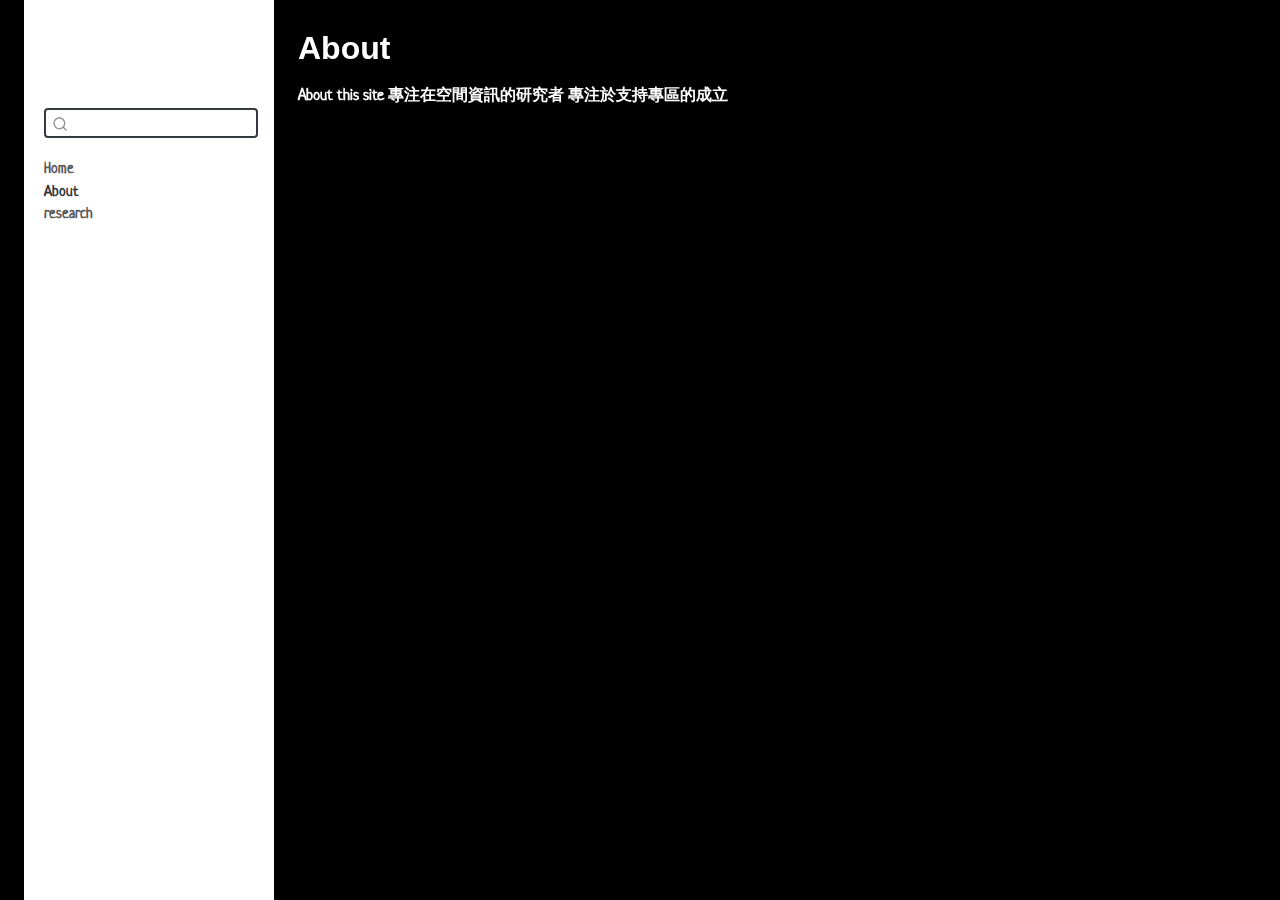
<file: docs/about.html>
<!DOCTYPE html>
<html xmlns="http://www.w3.org/1999/xhtml" lang="en" xml:lang="en"><head>

<meta charset="utf-8">
<meta name="generator" content="quarto-1.7.28">

<meta name="viewport" content="width=device-width, initial-scale=1.0, user-scalable=yes">


<title>About – Hoomie studio สิ่งอำนวยความสะดวกการนวด</title>
<style>
code{white-space: pre-wrap;}
span.smallcaps{font-variant: small-caps;}
div.columns{display: flex; gap: min(4vw, 1.5em);}
div.column{flex: auto; overflow-x: auto;}
div.hanging-indent{margin-left: 1.5em; text-indent: -1.5em;}
ul.task-list{list-style: none;}
ul.task-list li input[type="checkbox"] {
  width: 0.8em;
  margin: 0 0.8em 0.2em -1em; /* quarto-specific, see https://github.com/quarto-dev/quarto-cli/issues/4556 */ 
  vertical-align: middle;
}
</style>


<script src="site_libs/quarto-nav/quarto-nav.js"></script>
<script src="site_libs/quarto-nav/headroom.min.js"></script>
<script src="site_libs/clipboard/clipboard.min.js"></script>
<script src="site_libs/quarto-search/autocomplete.umd.js"></script>
<script src="site_libs/quarto-search/fuse.min.js"></script>
<script src="site_libs/quarto-search/quarto-search.js"></script>
<meta name="quarto:offset" content="./">
<script src="site_libs/quarto-html/quarto.js" type="module"></script>
<script src="site_libs/quarto-html/tabsets/tabsets.js" type="module"></script>
<script src="site_libs/quarto-html/popper.min.js"></script>
<script src="site_libs/quarto-html/tippy.umd.min.js"></script>
<script src="site_libs/quarto-html/anchor.min.js"></script>
<link href="site_libs/quarto-html/tippy.css" rel="stylesheet">
<link href="site_libs/quarto-html/quarto-syntax-highlighting-dark-c8b544e1eab81f7563542c0a8b71d1e9.css" rel="stylesheet" id="quarto-text-highlighting-styles">
<script src="site_libs/bootstrap/bootstrap.min.js"></script>
<link href="site_libs/bootstrap/bootstrap-icons.css" rel="stylesheet">
<link href="site_libs/bootstrap/bootstrap-11dbfd0bfe33665aaafd81d66d9cd738.min.css" rel="stylesheet" append-hash="true" id="quarto-bootstrap" data-mode="dark">
<script id="quarto-search-options" type="application/json">{
  "location": "sidebar",
  "copy-button": false,
  "collapse-after": 3,
  "panel-placement": "start",
  "type": "textbox",
  "limit": 50,
  "keyboard-shortcut": [
    "f",
    "/",
    "s"
  ],
  "show-item-context": false,
  "language": {
    "search-no-results-text": "No results",
    "search-matching-documents-text": "matching documents",
    "search-copy-link-title": "Copy link to search",
    "search-hide-matches-text": "Hide additional matches",
    "search-more-match-text": "more match in this document",
    "search-more-matches-text": "more matches in this document",
    "search-clear-button-title": "Clear",
    "search-text-placeholder": "",
    "search-detached-cancel-button-title": "Cancel",
    "search-submit-button-title": "Submit",
    "search-label": "Search"
  }
}</script>


<link rel="stylesheet" href="styles.css">
</head>

<body class="nav-sidebar floating quarto-light">

<div id="quarto-search-results"></div>
  <header id="quarto-header" class="headroom fixed-top">
  <nav class="quarto-secondary-nav">
    <div class="container-fluid d-flex">
      <button type="button" class="quarto-btn-toggle btn" data-bs-toggle="collapse" role="button" data-bs-target=".quarto-sidebar-collapse-item" aria-controls="quarto-sidebar" aria-expanded="false" aria-label="Toggle sidebar navigation" onclick="if (window.quartoToggleHeadroom) { window.quartoToggleHeadroom(); }">
        <i class="bi bi-layout-text-sidebar-reverse"></i>
      </button>
        <nav class="quarto-page-breadcrumbs" aria-label="breadcrumb"><ol class="breadcrumb"><li class="breadcrumb-item"><a href="./about.html">About</a></li></ol></nav>
        <a class="flex-grow-1" role="navigation" data-bs-toggle="collapse" data-bs-target=".quarto-sidebar-collapse-item" aria-controls="quarto-sidebar" aria-expanded="false" aria-label="Toggle sidebar navigation" onclick="if (window.quartoToggleHeadroom) { window.quartoToggleHeadroom(); }">      
        </a>
      <button type="button" class="btn quarto-search-button" aria-label="Search" onclick="window.quartoOpenSearch();">
        <i class="bi bi-search"></i>
      </button>
    </div>
  </nav>
</header>
<!-- content -->
<div id="quarto-content" class="quarto-container page-columns page-rows-contents page-layout-article">
<!-- sidebar -->
  <nav id="quarto-sidebar" class="sidebar collapse collapse-horizontal quarto-sidebar-collapse-item sidebar-navigation floating overflow-auto">
    <div class="pt-lg-2 mt-2 text-left sidebar-header">
    <div class="sidebar-title mb-0 py-0">
      <a href="./">Hoomie studio สิ่งอำนวยความสะดวกการนวด</a> 
    </div>
      </div>
        <div class="mt-2 flex-shrink-0 align-items-center">
        <div class="sidebar-search">
        <div id="quarto-search" class="" title="Search"></div>
        </div>
        </div>
    <div class="sidebar-menu-container"> 
    <ul class="list-unstyled mt-1">
        <li class="sidebar-item">
  <div class="sidebar-item-container"> 
  <a href="./index.html" class="sidebar-item-text sidebar-link">
 <span class="menu-text">Home</span></a>
  </div>
</li>
        <li class="sidebar-item">
  <div class="sidebar-item-container"> 
  <a href="./about.html" class="sidebar-item-text sidebar-link active">
 <span class="menu-text">About</span></a>
  </div>
</li>
        <li class="sidebar-item">
  <div class="sidebar-item-container"> 
  <a href="./research.html" class="sidebar-item-text sidebar-link">
 <span class="menu-text">research</span></a>
  </div>
</li>
    </ul>
    </div>
</nav>
<div id="quarto-sidebar-glass" class="quarto-sidebar-collapse-item" data-bs-toggle="collapse" data-bs-target=".quarto-sidebar-collapse-item"></div>
<!-- margin-sidebar -->
    <div id="quarto-margin-sidebar" class="sidebar margin-sidebar zindex-bottom">
        
    </div>
<!-- main -->
<main class="content" id="quarto-document-content">

<header id="title-block-header" class="quarto-title-block default">
<div class="quarto-title">
<h1 class="title">About</h1>
</div>



<div class="quarto-title-meta">

    
  
    
  </div>
  


</header>


<p>About this site 專注在空間資訊的研究者 專注於支持專區的成立</p>



</main> <!-- /main -->
<script id="quarto-html-after-body" type="application/javascript">
  window.document.addEventListener("DOMContentLoaded", function (event) {
    const icon = "";
    const anchorJS = new window.AnchorJS();
    anchorJS.options = {
      placement: 'right',
      icon: icon
    };
    anchorJS.add('.anchored');
    const isCodeAnnotation = (el) => {
      for (const clz of el.classList) {
        if (clz.startsWith('code-annotation-')) {                     
          return true;
        }
      }
      return false;
    }
    const onCopySuccess = function(e) {
      // button target
      const button = e.trigger;
      // don't keep focus
      button.blur();
      // flash "checked"
      button.classList.add('code-copy-button-checked');
      var currentTitle = button.getAttribute("title");
      button.setAttribute("title", "Copied!");
      let tooltip;
      if (window.bootstrap) {
        button.setAttribute("data-bs-toggle", "tooltip");
        button.setAttribute("data-bs-placement", "left");
        button.setAttribute("data-bs-title", "Copied!");
        tooltip = new bootstrap.Tooltip(button, 
          { trigger: "manual", 
            customClass: "code-copy-button-tooltip",
            offset: [0, -8]});
        tooltip.show();    
      }
      setTimeout(function() {
        if (tooltip) {
          tooltip.hide();
          button.removeAttribute("data-bs-title");
          button.removeAttribute("data-bs-toggle");
          button.removeAttribute("data-bs-placement");
        }
        button.setAttribute("title", currentTitle);
        button.classList.remove('code-copy-button-checked');
      }, 1000);
      // clear code selection
      e.clearSelection();
    }
    const getTextToCopy = function(trigger) {
        const codeEl = trigger.previousElementSibling.cloneNode(true);
        for (const childEl of codeEl.children) {
          if (isCodeAnnotation(childEl)) {
            childEl.remove();
          }
        }
        return codeEl.innerText;
    }
    const clipboard = new window.ClipboardJS('.code-copy-button:not([data-in-quarto-modal])', {
      text: getTextToCopy
    });
    clipboard.on('success', onCopySuccess);
    if (window.document.getElementById('quarto-embedded-source-code-modal')) {
      const clipboardModal = new window.ClipboardJS('.code-copy-button[data-in-quarto-modal]', {
        text: getTextToCopy,
        container: window.document.getElementById('quarto-embedded-source-code-modal')
      });
      clipboardModal.on('success', onCopySuccess);
    }
      var localhostRegex = new RegExp(/^(?:http|https):\/\/localhost\:?[0-9]*\//);
      var mailtoRegex = new RegExp(/^mailto:/);
        var filterRegex = new RegExp('/' + window.location.host + '/');
      var isInternal = (href) => {
          return filterRegex.test(href) || localhostRegex.test(href) || mailtoRegex.test(href);
      }
      // Inspect non-navigation links and adorn them if external
     var links = window.document.querySelectorAll('a[href]:not(.nav-link):not(.navbar-brand):not(.toc-action):not(.sidebar-link):not(.sidebar-item-toggle):not(.pagination-link):not(.no-external):not([aria-hidden]):not(.dropdown-item):not(.quarto-navigation-tool):not(.about-link)');
      for (var i=0; i<links.length; i++) {
        const link = links[i];
        if (!isInternal(link.href)) {
          // undo the damage that might have been done by quarto-nav.js in the case of
          // links that we want to consider external
          if (link.dataset.originalHref !== undefined) {
            link.href = link.dataset.originalHref;
          }
        }
      }
    function tippyHover(el, contentFn, onTriggerFn, onUntriggerFn) {
      const config = {
        allowHTML: true,
        maxWidth: 500,
        delay: 100,
        arrow: false,
        appendTo: function(el) {
            return el.parentElement;
        },
        interactive: true,
        interactiveBorder: 10,
        theme: 'quarto',
        placement: 'bottom-start',
      };
      if (contentFn) {
        config.content = contentFn;
      }
      if (onTriggerFn) {
        config.onTrigger = onTriggerFn;
      }
      if (onUntriggerFn) {
        config.onUntrigger = onUntriggerFn;
      }
      window.tippy(el, config); 
    }
    const noterefs = window.document.querySelectorAll('a[role="doc-noteref"]');
    for (var i=0; i<noterefs.length; i++) {
      const ref = noterefs[i];
      tippyHover(ref, function() {
        // use id or data attribute instead here
        let href = ref.getAttribute('data-footnote-href') || ref.getAttribute('href');
        try { href = new URL(href).hash; } catch {}
        const id = href.replace(/^#\/?/, "");
        const note = window.document.getElementById(id);
        if (note) {
          return note.innerHTML;
        } else {
          return "";
        }
      });
    }
    const xrefs = window.document.querySelectorAll('a.quarto-xref');
    const processXRef = (id, note) => {
      // Strip column container classes
      const stripColumnClz = (el) => {
        el.classList.remove("page-full", "page-columns");
        if (el.children) {
          for (const child of el.children) {
            stripColumnClz(child);
          }
        }
      }
      stripColumnClz(note)
      if (id === null || id.startsWith('sec-')) {
        // Special case sections, only their first couple elements
        const container = document.createElement("div");
        if (note.children && note.children.length > 2) {
          container.appendChild(note.children[0].cloneNode(true));
          for (let i = 1; i < note.children.length; i++) {
            const child = note.children[i];
            if (child.tagName === "P" && child.innerText === "") {
              continue;
            } else {
              container.appendChild(child.cloneNode(true));
              break;
            }
          }
          if (window.Quarto?.typesetMath) {
            window.Quarto.typesetMath(container);
          }
          return container.innerHTML
        } else {
          if (window.Quarto?.typesetMath) {
            window.Quarto.typesetMath(note);
          }
          return note.innerHTML;
        }
      } else {
        // Remove any anchor links if they are present
        const anchorLink = note.querySelector('a.anchorjs-link');
        if (anchorLink) {
          anchorLink.remove();
        }
        if (window.Quarto?.typesetMath) {
          window.Quarto.typesetMath(note);
        }
        if (note.classList.contains("callout")) {
          return note.outerHTML;
        } else {
          return note.innerHTML;
        }
      }
    }
    for (var i=0; i<xrefs.length; i++) {
      const xref = xrefs[i];
      tippyHover(xref, undefined, function(instance) {
        instance.disable();
        let url = xref.getAttribute('href');
        let hash = undefined; 
        if (url.startsWith('#')) {
          hash = url;
        } else {
          try { hash = new URL(url).hash; } catch {}
        }
        if (hash) {
          const id = hash.replace(/^#\/?/, "");
          const note = window.document.getElementById(id);
          if (note !== null) {
            try {
              const html = processXRef(id, note.cloneNode(true));
              instance.setContent(html);
            } finally {
              instance.enable();
              instance.show();
            }
          } else {
            // See if we can fetch this
            fetch(url.split('#')[0])
            .then(res => res.text())
            .then(html => {
              const parser = new DOMParser();
              const htmlDoc = parser.parseFromString(html, "text/html");
              const note = htmlDoc.getElementById(id);
              if (note !== null) {
                const html = processXRef(id, note);
                instance.setContent(html);
              } 
            }).finally(() => {
              instance.enable();
              instance.show();
            });
          }
        } else {
          // See if we can fetch a full url (with no hash to target)
          // This is a special case and we should probably do some content thinning / targeting
          fetch(url)
          .then(res => res.text())
          .then(html => {
            const parser = new DOMParser();
            const htmlDoc = parser.parseFromString(html, "text/html");
            const note = htmlDoc.querySelector('main.content');
            if (note !== null) {
              // This should only happen for chapter cross references
              // (since there is no id in the URL)
              // remove the first header
              if (note.children.length > 0 && note.children[0].tagName === "HEADER") {
                note.children[0].remove();
              }
              const html = processXRef(null, note);
              instance.setContent(html);
            } 
          }).finally(() => {
            instance.enable();
            instance.show();
          });
        }
      }, function(instance) {
      });
    }
        let selectedAnnoteEl;
        const selectorForAnnotation = ( cell, annotation) => {
          let cellAttr = 'data-code-cell="' + cell + '"';
          let lineAttr = 'data-code-annotation="' +  annotation + '"';
          const selector = 'span[' + cellAttr + '][' + lineAttr + ']';
          return selector;
        }
        const selectCodeLines = (annoteEl) => {
          const doc = window.document;
          const targetCell = annoteEl.getAttribute("data-target-cell");
          const targetAnnotation = annoteEl.getAttribute("data-target-annotation");
          const annoteSpan = window.document.querySelector(selectorForAnnotation(targetCell, targetAnnotation));
          const lines = annoteSpan.getAttribute("data-code-lines").split(",");
          const lineIds = lines.map((line) => {
            return targetCell + "-" + line;
          })
          let top = null;
          let height = null;
          let parent = null;
          if (lineIds.length > 0) {
              //compute the position of the single el (top and bottom and make a div)
              const el = window.document.getElementById(lineIds[0]);
              top = el.offsetTop;
              height = el.offsetHeight;
              parent = el.parentElement.parentElement;
            if (lineIds.length > 1) {
              const lastEl = window.document.getElementById(lineIds[lineIds.length - 1]);
              const bottom = lastEl.offsetTop + lastEl.offsetHeight;
              height = bottom - top;
            }
            if (top !== null && height !== null && parent !== null) {
              // cook up a div (if necessary) and position it 
              let div = window.document.getElementById("code-annotation-line-highlight");
              if (div === null) {
                div = window.document.createElement("div");
                div.setAttribute("id", "code-annotation-line-highlight");
                div.style.position = 'absolute';
                parent.appendChild(div);
              }
              div.style.top = top - 2 + "px";
              div.style.height = height + 4 + "px";
              div.style.left = 0;
              let gutterDiv = window.document.getElementById("code-annotation-line-highlight-gutter");
              if (gutterDiv === null) {
                gutterDiv = window.document.createElement("div");
                gutterDiv.setAttribute("id", "code-annotation-line-highlight-gutter");
                gutterDiv.style.position = 'absolute';
                const codeCell = window.document.getElementById(targetCell);
                const gutter = codeCell.querySelector('.code-annotation-gutter');
                gutter.appendChild(gutterDiv);
              }
              gutterDiv.style.top = top - 2 + "px";
              gutterDiv.style.height = height + 4 + "px";
            }
            selectedAnnoteEl = annoteEl;
          }
        };
        const unselectCodeLines = () => {
          const elementsIds = ["code-annotation-line-highlight", "code-annotation-line-highlight-gutter"];
          elementsIds.forEach((elId) => {
            const div = window.document.getElementById(elId);
            if (div) {
              div.remove();
            }
          });
          selectedAnnoteEl = undefined;
        };
          // Handle positioning of the toggle
      window.addEventListener(
        "resize",
        throttle(() => {
          elRect = undefined;
          if (selectedAnnoteEl) {
            selectCodeLines(selectedAnnoteEl);
          }
        }, 10)
      );
      function throttle(fn, ms) {
      let throttle = false;
      let timer;
        return (...args) => {
          if(!throttle) { // first call gets through
              fn.apply(this, args);
              throttle = true;
          } else { // all the others get throttled
              if(timer) clearTimeout(timer); // cancel #2
              timer = setTimeout(() => {
                fn.apply(this, args);
                timer = throttle = false;
              }, ms);
          }
        };
      }
        // Attach click handler to the DT
        const annoteDls = window.document.querySelectorAll('dt[data-target-cell]');
        for (const annoteDlNode of annoteDls) {
          annoteDlNode.addEventListener('click', (event) => {
            const clickedEl = event.target;
            if (clickedEl !== selectedAnnoteEl) {
              unselectCodeLines();
              const activeEl = window.document.querySelector('dt[data-target-cell].code-annotation-active');
              if (activeEl) {
                activeEl.classList.remove('code-annotation-active');
              }
              selectCodeLines(clickedEl);
              clickedEl.classList.add('code-annotation-active');
            } else {
              // Unselect the line
              unselectCodeLines();
              clickedEl.classList.remove('code-annotation-active');
            }
          });
        }
    const findCites = (el) => {
      const parentEl = el.parentElement;
      if (parentEl) {
        const cites = parentEl.dataset.cites;
        if (cites) {
          return {
            el,
            cites: cites.split(' ')
          };
        } else {
          return findCites(el.parentElement)
        }
      } else {
        return undefined;
      }
    };
    var bibliorefs = window.document.querySelectorAll('a[role="doc-biblioref"]');
    for (var i=0; i<bibliorefs.length; i++) {
      const ref = bibliorefs[i];
      const citeInfo = findCites(ref);
      if (citeInfo) {
        tippyHover(citeInfo.el, function() {
          var popup = window.document.createElement('div');
          citeInfo.cites.forEach(function(cite) {
            var citeDiv = window.document.createElement('div');
            citeDiv.classList.add('hanging-indent');
            citeDiv.classList.add('csl-entry');
            var biblioDiv = window.document.getElementById('ref-' + cite);
            if (biblioDiv) {
              citeDiv.innerHTML = biblioDiv.innerHTML;
            }
            popup.appendChild(citeDiv);
          });
          return popup.innerHTML;
        });
      }
    }
  });
  </script>
</div> <!-- /content -->




</body></html>
</file>
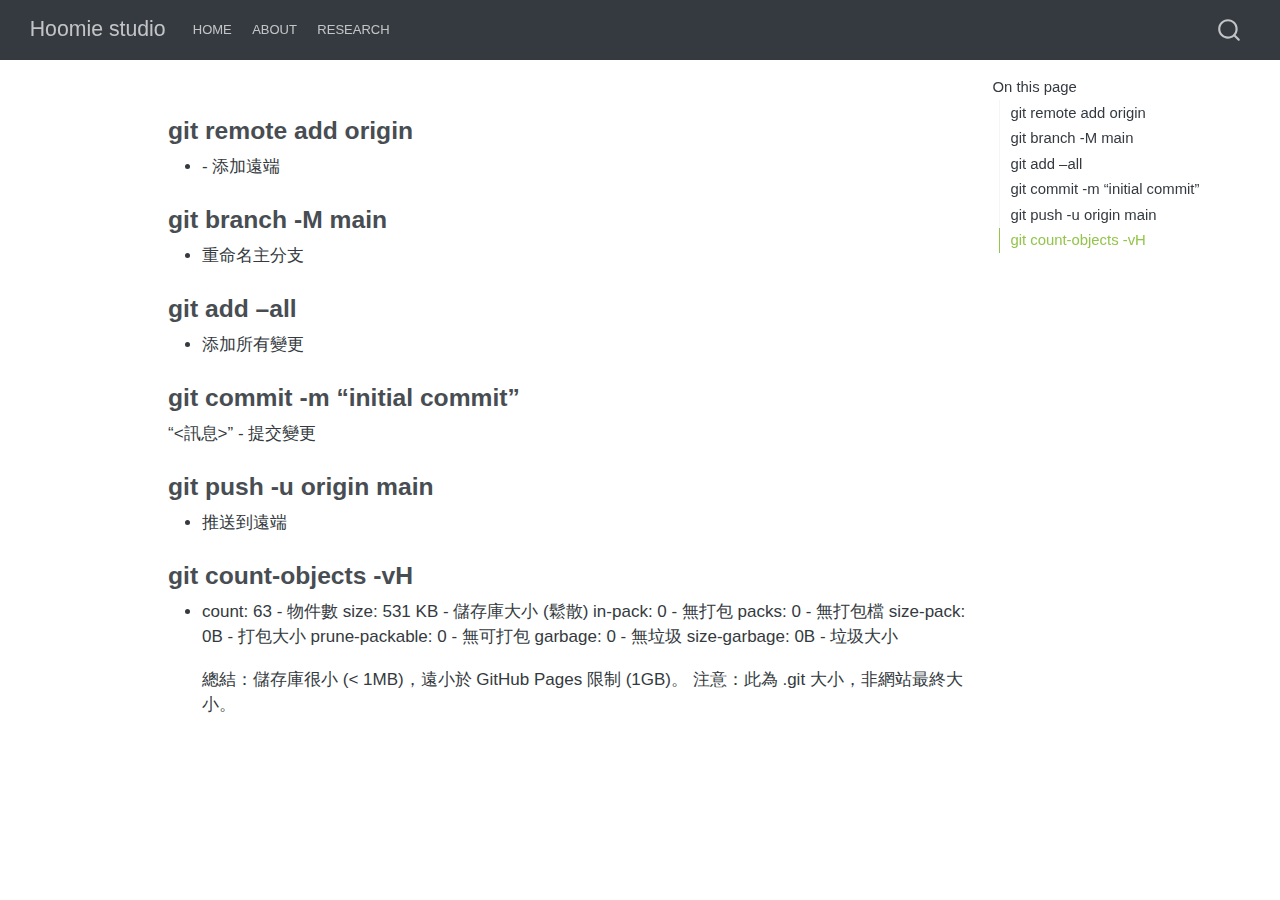
<file: docs/備忘錄(不會放到網站).html>
<!DOCTYPE html>
<html xmlns="http://www.w3.org/1999/xhtml" lang="en" xml:lang="en"><head>

<meta charset="utf-8">
<meta name="generator" content="quarto-1.7.28">

<meta name="viewport" content="width=device-width, initial-scale=1.0, user-scalable=yes">


<title>quarto-input3a71f09c436a7168 – Hoomie studio</title>
<style>
code{white-space: pre-wrap;}
span.smallcaps{font-variant: small-caps;}
div.columns{display: flex; gap: min(4vw, 1.5em);}
div.column{flex: auto; overflow-x: auto;}
div.hanging-indent{margin-left: 1.5em; text-indent: -1.5em;}
ul.task-list{list-style: none;}
ul.task-list li input[type="checkbox"] {
  width: 0.8em;
  margin: 0 0.8em 0.2em -1em; /* quarto-specific, see https://github.com/quarto-dev/quarto-cli/issues/4556 */ 
  vertical-align: middle;
}
</style>


<script src="site_libs/quarto-nav/quarto-nav.js"></script>
<script src="site_libs/quarto-nav/headroom.min.js"></script>
<script src="site_libs/clipboard/clipboard.min.js"></script>
<script src="site_libs/quarto-search/autocomplete.umd.js"></script>
<script src="site_libs/quarto-search/fuse.min.js"></script>
<script src="site_libs/quarto-search/quarto-search.js"></script>
<meta name="quarto:offset" content="./">
<script src="site_libs/quarto-html/quarto.js" type="module"></script>
<script src="site_libs/quarto-html/tabsets/tabsets.js" type="module"></script>
<script src="site_libs/quarto-html/popper.min.js"></script>
<script src="site_libs/quarto-html/tippy.umd.min.js"></script>
<script src="site_libs/quarto-html/anchor.min.js"></script>
<link href="site_libs/quarto-html/tippy.css" rel="stylesheet">
<link href="site_libs/quarto-html/quarto-syntax-highlighting-b719d3d4935f2b08311a76135e2bf442.css" rel="stylesheet" id="quarto-text-highlighting-styles">
<script src="site_libs/bootstrap/bootstrap.min.js"></script>
<link href="site_libs/bootstrap/bootstrap-icons.css" rel="stylesheet">
<link href="site_libs/bootstrap/bootstrap-107eebfeae92df5a7759c0653091c472.min.css" rel="stylesheet" append-hash="true" id="quarto-bootstrap" data-mode="light">
<script id="quarto-search-options" type="application/json">{
  "location": "navbar",
  "copy-button": false,
  "collapse-after": 3,
  "panel-placement": "end",
  "type": "overlay",
  "limit": 50,
  "keyboard-shortcut": [
    "f",
    "/",
    "s"
  ],
  "show-item-context": false,
  "language": {
    "search-no-results-text": "No results",
    "search-matching-documents-text": "matching documents",
    "search-copy-link-title": "Copy link to search",
    "search-hide-matches-text": "Hide additional matches",
    "search-more-match-text": "more match in this document",
    "search-more-matches-text": "more matches in this document",
    "search-clear-button-title": "Clear",
    "search-text-placeholder": "",
    "search-detached-cancel-button-title": "Cancel",
    "search-submit-button-title": "Submit",
    "search-label": "Search"
  }
}</script>


<link rel="stylesheet" href="styles.css">
</head>

<body class="nav-fixed quarto-light">

<div id="quarto-search-results"></div>
  <header id="quarto-header" class="headroom fixed-top">
    <nav class="navbar navbar-expand-lg " data-bs-theme="dark">
      <div class="navbar-container container-fluid">
      <div class="navbar-brand-container mx-auto">
    <a class="navbar-brand" href="./index.html">
    <span class="navbar-title">Hoomie studio</span>
    </a>
  </div>
            <div id="quarto-search" class="" title="Search"></div>
          <button class="navbar-toggler" type="button" data-bs-toggle="collapse" data-bs-target="#navbarCollapse" aria-controls="navbarCollapse" role="menu" aria-expanded="false" aria-label="Toggle navigation" onclick="if (window.quartoToggleHeadroom) { window.quartoToggleHeadroom(); }">
  <span class="navbar-toggler-icon"></span>
</button>
          <div class="collapse navbar-collapse" id="navbarCollapse">
            <ul class="navbar-nav navbar-nav-scroll me-auto">
  <li class="nav-item">
    <a class="nav-link" href="./index.html"> 
<span class="menu-text">Home</span></a>
  </li>  
  <li class="nav-item">
    <a class="nav-link" href="./about.html"> 
<span class="menu-text">About</span></a>
  </li>  
  <li class="nav-item">
    <a class="nav-link" href="./research.html"> 
<span class="menu-text">research</span></a>
  </li>  
</ul>
          </div> <!-- /navcollapse -->
            <div class="quarto-navbar-tools">
</div>
      </div> <!-- /container-fluid -->
    </nav>
</header>
<!-- content -->
<div id="quarto-content" class="quarto-container page-columns page-rows-contents page-layout-article page-navbar">
<!-- sidebar -->
<!-- margin-sidebar -->
    <div id="quarto-margin-sidebar" class="sidebar margin-sidebar">
        <nav id="TOC" role="doc-toc" class="toc-active">
    <h2 id="toc-title">On this page</h2>
   
  <ul>
  <li><a href="#git-remote-add-origin" id="toc-git-remote-add-origin" class="nav-link active" data-scroll-target="#git-remote-add-origin">git remote add origin</a></li>
  <li><a href="#git-branch--m-main" id="toc-git-branch--m-main" class="nav-link" data-scroll-target="#git-branch--m-main">git branch -M main</a></li>
  <li><a href="#git-add-all" id="toc-git-add-all" class="nav-link" data-scroll-target="#git-add-all">git add –all</a></li>
  <li><a href="#git-commit--m-initial-commit" id="toc-git-commit--m-initial-commit" class="nav-link" data-scroll-target="#git-commit--m-initial-commit">git commit -m “initial commit”</a></li>
  <li><a href="#git-push--u-origin-main" id="toc-git-push--u-origin-main" class="nav-link" data-scroll-target="#git-push--u-origin-main">git push -u origin main</a></li>
  <li><a href="#git-count-objects--vh" id="toc-git-count-objects--vh" class="nav-link" data-scroll-target="#git-count-objects--vh">git count-objects -vH</a></li>
  </ul>
</nav>
    </div>
<!-- main -->
<main class="content" id="quarto-document-content"><header id="title-block-header" class="quarto-title-block"></header>




<section id="git-remote-add-origin" class="level3">
<h3 class="anchored" data-anchor-id="git-remote-add-origin">git remote add origin</h3>
<ul>
<li><url> - 添加遠端</url></li>
</ul>
</section>
<section id="git-branch--m-main" class="level3">
<h3 class="anchored" data-anchor-id="git-branch--m-main">git branch -M main</h3>
<ul>
<li>重命名主分支</li>
</ul>
</section>
<section id="git-add-all" class="level3">
<h3 class="anchored" data-anchor-id="git-add-all">git add –all</h3>
<ul>
<li>添加所有變更</li>
</ul>
</section>
<section id="git-commit--m-initial-commit" class="level3">
<h3 class="anchored" data-anchor-id="git-commit--m-initial-commit">git commit -m “initial commit”</h3>
<p>“&lt;訊息&gt;” - 提交變更</p>
</section>
<section id="git-push--u-origin-main" class="level3">
<h3 class="anchored" data-anchor-id="git-push--u-origin-main">git push -u origin main</h3>
<ul>
<li>推送到遠端</li>
</ul>
</section>
<section id="git-count-objects--vh" class="level3">
<h3 class="anchored" data-anchor-id="git-count-objects--vh">git count-objects -vH</h3>
<ul>
<li><p>count: 63 - 物件數 size: 531 KB - 儲存庫大小 (鬆散) in-pack: 0 - 無打包 packs: 0 - 無打包檔 size-pack: 0B - 打包大小 prune-packable: 0 - 無可打包 garbage: 0 - 無垃圾 size-garbage: 0B - 垃圾大小</p>
<p>總結：儲存庫很小 (&lt; 1MB)，遠小於 GitHub Pages 限制 (1GB)。 注意：此為 .git 大小，非網站最終大小。</p></li>
</ul>


</section>

</main> <!-- /main -->
<script id="quarto-html-after-body" type="application/javascript">
  window.document.addEventListener("DOMContentLoaded", function (event) {
    const icon = "";
    const anchorJS = new window.AnchorJS();
    anchorJS.options = {
      placement: 'right',
      icon: icon
    };
    anchorJS.add('.anchored');
    const isCodeAnnotation = (el) => {
      for (const clz of el.classList) {
        if (clz.startsWith('code-annotation-')) {                     
          return true;
        }
      }
      return false;
    }
    const onCopySuccess = function(e) {
      // button target
      const button = e.trigger;
      // don't keep focus
      button.blur();
      // flash "checked"
      button.classList.add('code-copy-button-checked');
      var currentTitle = button.getAttribute("title");
      button.setAttribute("title", "Copied!");
      let tooltip;
      if (window.bootstrap) {
        button.setAttribute("data-bs-toggle", "tooltip");
        button.setAttribute("data-bs-placement", "left");
        button.setAttribute("data-bs-title", "Copied!");
        tooltip = new bootstrap.Tooltip(button, 
          { trigger: "manual", 
            customClass: "code-copy-button-tooltip",
            offset: [0, -8]});
        tooltip.show();    
      }
      setTimeout(function() {
        if (tooltip) {
          tooltip.hide();
          button.removeAttribute("data-bs-title");
          button.removeAttribute("data-bs-toggle");
          button.removeAttribute("data-bs-placement");
        }
        button.setAttribute("title", currentTitle);
        button.classList.remove('code-copy-button-checked');
      }, 1000);
      // clear code selection
      e.clearSelection();
    }
    const getTextToCopy = function(trigger) {
        const codeEl = trigger.previousElementSibling.cloneNode(true);
        for (const childEl of codeEl.children) {
          if (isCodeAnnotation(childEl)) {
            childEl.remove();
          }
        }
        return codeEl.innerText;
    }
    const clipboard = new window.ClipboardJS('.code-copy-button:not([data-in-quarto-modal])', {
      text: getTextToCopy
    });
    clipboard.on('success', onCopySuccess);
    if (window.document.getElementById('quarto-embedded-source-code-modal')) {
      const clipboardModal = new window.ClipboardJS('.code-copy-button[data-in-quarto-modal]', {
        text: getTextToCopy,
        container: window.document.getElementById('quarto-embedded-source-code-modal')
      });
      clipboardModal.on('success', onCopySuccess);
    }
      var localhostRegex = new RegExp(/^(?:http|https):\/\/localhost\:?[0-9]*\//);
      var mailtoRegex = new RegExp(/^mailto:/);
        var filterRegex = new RegExp('/' + window.location.host + '/');
      var isInternal = (href) => {
          return filterRegex.test(href) || localhostRegex.test(href) || mailtoRegex.test(href);
      }
      // Inspect non-navigation links and adorn them if external
     var links = window.document.querySelectorAll('a[href]:not(.nav-link):not(.navbar-brand):not(.toc-action):not(.sidebar-link):not(.sidebar-item-toggle):not(.pagination-link):not(.no-external):not([aria-hidden]):not(.dropdown-item):not(.quarto-navigation-tool):not(.about-link)');
      for (var i=0; i<links.length; i++) {
        const link = links[i];
        if (!isInternal(link.href)) {
          // undo the damage that might have been done by quarto-nav.js in the case of
          // links that we want to consider external
          if (link.dataset.originalHref !== undefined) {
            link.href = link.dataset.originalHref;
          }
        }
      }
    function tippyHover(el, contentFn, onTriggerFn, onUntriggerFn) {
      const config = {
        allowHTML: true,
        maxWidth: 500,
        delay: 100,
        arrow: false,
        appendTo: function(el) {
            return el.parentElement;
        },
        interactive: true,
        interactiveBorder: 10,
        theme: 'quarto',
        placement: 'bottom-start',
      };
      if (contentFn) {
        config.content = contentFn;
      }
      if (onTriggerFn) {
        config.onTrigger = onTriggerFn;
      }
      if (onUntriggerFn) {
        config.onUntrigger = onUntriggerFn;
      }
      window.tippy(el, config); 
    }
    const noterefs = window.document.querySelectorAll('a[role="doc-noteref"]');
    for (var i=0; i<noterefs.length; i++) {
      const ref = noterefs[i];
      tippyHover(ref, function() {
        // use id or data attribute instead here
        let href = ref.getAttribute('data-footnote-href') || ref.getAttribute('href');
        try { href = new URL(href).hash; } catch {}
        const id = href.replace(/^#\/?/, "");
        const note = window.document.getElementById(id);
        if (note) {
          return note.innerHTML;
        } else {
          return "";
        }
      });
    }
    const xrefs = window.document.querySelectorAll('a.quarto-xref');
    const processXRef = (id, note) => {
      // Strip column container classes
      const stripColumnClz = (el) => {
        el.classList.remove("page-full", "page-columns");
        if (el.children) {
          for (const child of el.children) {
            stripColumnClz(child);
          }
        }
      }
      stripColumnClz(note)
      if (id === null || id.startsWith('sec-')) {
        // Special case sections, only their first couple elements
        const container = document.createElement("div");
        if (note.children && note.children.length > 2) {
          container.appendChild(note.children[0].cloneNode(true));
          for (let i = 1; i < note.children.length; i++) {
            const child = note.children[i];
            if (child.tagName === "P" && child.innerText === "") {
              continue;
            } else {
              container.appendChild(child.cloneNode(true));
              break;
            }
          }
          if (window.Quarto?.typesetMath) {
            window.Quarto.typesetMath(container);
          }
          return container.innerHTML
        } else {
          if (window.Quarto?.typesetMath) {
            window.Quarto.typesetMath(note);
          }
          return note.innerHTML;
        }
      } else {
        // Remove any anchor links if they are present
        const anchorLink = note.querySelector('a.anchorjs-link');
        if (anchorLink) {
          anchorLink.remove();
        }
        if (window.Quarto?.typesetMath) {
          window.Quarto.typesetMath(note);
        }
        if (note.classList.contains("callout")) {
          return note.outerHTML;
        } else {
          return note.innerHTML;
        }
      }
    }
    for (var i=0; i<xrefs.length; i++) {
      const xref = xrefs[i];
      tippyHover(xref, undefined, function(instance) {
        instance.disable();
        let url = xref.getAttribute('href');
        let hash = undefined; 
        if (url.startsWith('#')) {
          hash = url;
        } else {
          try { hash = new URL(url).hash; } catch {}
        }
        if (hash) {
          const id = hash.replace(/^#\/?/, "");
          const note = window.document.getElementById(id);
          if (note !== null) {
            try {
              const html = processXRef(id, note.cloneNode(true));
              instance.setContent(html);
            } finally {
              instance.enable();
              instance.show();
            }
          } else {
            // See if we can fetch this
            fetch(url.split('#')[0])
            .then(res => res.text())
            .then(html => {
              const parser = new DOMParser();
              const htmlDoc = parser.parseFromString(html, "text/html");
              const note = htmlDoc.getElementById(id);
              if (note !== null) {
                const html = processXRef(id, note);
                instance.setContent(html);
              } 
            }).finally(() => {
              instance.enable();
              instance.show();
            });
          }
        } else {
          // See if we can fetch a full url (with no hash to target)
          // This is a special case and we should probably do some content thinning / targeting
          fetch(url)
          .then(res => res.text())
          .then(html => {
            const parser = new DOMParser();
            const htmlDoc = parser.parseFromString(html, "text/html");
            const note = htmlDoc.querySelector('main.content');
            if (note !== null) {
              // This should only happen for chapter cross references
              // (since there is no id in the URL)
              // remove the first header
              if (note.children.length > 0 && note.children[0].tagName === "HEADER") {
                note.children[0].remove();
              }
              const html = processXRef(null, note);
              instance.setContent(html);
            } 
          }).finally(() => {
            instance.enable();
            instance.show();
          });
        }
      }, function(instance) {
      });
    }
        let selectedAnnoteEl;
        const selectorForAnnotation = ( cell, annotation) => {
          let cellAttr = 'data-code-cell="' + cell + '"';
          let lineAttr = 'data-code-annotation="' +  annotation + '"';
          const selector = 'span[' + cellAttr + '][' + lineAttr + ']';
          return selector;
        }
        const selectCodeLines = (annoteEl) => {
          const doc = window.document;
          const targetCell = annoteEl.getAttribute("data-target-cell");
          const targetAnnotation = annoteEl.getAttribute("data-target-annotation");
          const annoteSpan = window.document.querySelector(selectorForAnnotation(targetCell, targetAnnotation));
          const lines = annoteSpan.getAttribute("data-code-lines").split(",");
          const lineIds = lines.map((line) => {
            return targetCell + "-" + line;
          })
          let top = null;
          let height = null;
          let parent = null;
          if (lineIds.length > 0) {
              //compute the position of the single el (top and bottom and make a div)
              const el = window.document.getElementById(lineIds[0]);
              top = el.offsetTop;
              height = el.offsetHeight;
              parent = el.parentElement.parentElement;
            if (lineIds.length > 1) {
              const lastEl = window.document.getElementById(lineIds[lineIds.length - 1]);
              const bottom = lastEl.offsetTop + lastEl.offsetHeight;
              height = bottom - top;
            }
            if (top !== null && height !== null && parent !== null) {
              // cook up a div (if necessary) and position it 
              let div = window.document.getElementById("code-annotation-line-highlight");
              if (div === null) {
                div = window.document.createElement("div");
                div.setAttribute("id", "code-annotation-line-highlight");
                div.style.position = 'absolute';
                parent.appendChild(div);
              }
              div.style.top = top - 2 + "px";
              div.style.height = height + 4 + "px";
              div.style.left = 0;
              let gutterDiv = window.document.getElementById("code-annotation-line-highlight-gutter");
              if (gutterDiv === null) {
                gutterDiv = window.document.createElement("div");
                gutterDiv.setAttribute("id", "code-annotation-line-highlight-gutter");
                gutterDiv.style.position = 'absolute';
                const codeCell = window.document.getElementById(targetCell);
                const gutter = codeCell.querySelector('.code-annotation-gutter');
                gutter.appendChild(gutterDiv);
              }
              gutterDiv.style.top = top - 2 + "px";
              gutterDiv.style.height = height + 4 + "px";
            }
            selectedAnnoteEl = annoteEl;
          }
        };
        const unselectCodeLines = () => {
          const elementsIds = ["code-annotation-line-highlight", "code-annotation-line-highlight-gutter"];
          elementsIds.forEach((elId) => {
            const div = window.document.getElementById(elId);
            if (div) {
              div.remove();
            }
          });
          selectedAnnoteEl = undefined;
        };
          // Handle positioning of the toggle
      window.addEventListener(
        "resize",
        throttle(() => {
          elRect = undefined;
          if (selectedAnnoteEl) {
            selectCodeLines(selectedAnnoteEl);
          }
        }, 10)
      );
      function throttle(fn, ms) {
      let throttle = false;
      let timer;
        return (...args) => {
          if(!throttle) { // first call gets through
              fn.apply(this, args);
              throttle = true;
          } else { // all the others get throttled
              if(timer) clearTimeout(timer); // cancel #2
              timer = setTimeout(() => {
                fn.apply(this, args);
                timer = throttle = false;
              }, ms);
          }
        };
      }
        // Attach click handler to the DT
        const annoteDls = window.document.querySelectorAll('dt[data-target-cell]');
        for (const annoteDlNode of annoteDls) {
          annoteDlNode.addEventListener('click', (event) => {
            const clickedEl = event.target;
            if (clickedEl !== selectedAnnoteEl) {
              unselectCodeLines();
              const activeEl = window.document.querySelector('dt[data-target-cell].code-annotation-active');
              if (activeEl) {
                activeEl.classList.remove('code-annotation-active');
              }
              selectCodeLines(clickedEl);
              clickedEl.classList.add('code-annotation-active');
            } else {
              // Unselect the line
              unselectCodeLines();
              clickedEl.classList.remove('code-annotation-active');
            }
          });
        }
    const findCites = (el) => {
      const parentEl = el.parentElement;
      if (parentEl) {
        const cites = parentEl.dataset.cites;
        if (cites) {
          return {
            el,
            cites: cites.split(' ')
          };
        } else {
          return findCites(el.parentElement)
        }
      } else {
        return undefined;
      }
    };
    var bibliorefs = window.document.querySelectorAll('a[role="doc-biblioref"]');
    for (var i=0; i<bibliorefs.length; i++) {
      const ref = bibliorefs[i];
      const citeInfo = findCites(ref);
      if (citeInfo) {
        tippyHover(citeInfo.el, function() {
          var popup = window.document.createElement('div');
          citeInfo.cites.forEach(function(cite) {
            var citeDiv = window.document.createElement('div');
            citeDiv.classList.add('hanging-indent');
            citeDiv.classList.add('csl-entry');
            var biblioDiv = window.document.getElementById('ref-' + cite);
            if (biblioDiv) {
              citeDiv.innerHTML = biblioDiv.innerHTML;
            }
            popup.appendChild(citeDiv);
          });
          return popup.innerHTML;
        });
      }
    }
  });
  </script>
</div> <!-- /content -->




</body></html>
</file>
<file: docs/site_libs/quarto-html/tippy.css>
.tippy-box[data-animation=fade][data-state=hidden]{opacity:0}[data-tippy-root]{max-width:calc(100vw - 10px)}.tippy-box{position:relative;background-color:#333;color:#fff;border-radius:4px;font-size:14px;line-height:1.4;white-space:normal;outline:0;transition-property:transform,visibility,opacity}.tippy-box[data-placement^=top]>.tippy-arrow{bottom:0}.tippy-box[data-placement^=top]>.tippy-arrow:before{bottom:-7px;left:0;border-width:8px 8px 0;border-top-color:initial;transform-origin:center top}.tippy-box[data-placement^=bottom]>.tippy-arrow{top:0}.tippy-box[data-placement^=bottom]>.tippy-arrow:before{top:-7px;left:0;border-width:0 8px 8px;border-bottom-color:initial;transform-origin:center bottom}.tippy-box[data-placement^=left]>.tippy-arrow{right:0}.tippy-box[data-placement^=left]>.tippy-arrow:before{border-width:8px 0 8px 8px;border-left-color:initial;right:-7px;transform-origin:center left}.tippy-box[data-placement^=right]>.tippy-arrow{left:0}.tippy-box[data-placement^=right]>.tippy-arrow:before{left:-7px;border-width:8px 8px 8px 0;border-right-color:initial;transform-origin:center right}.tippy-box[data-inertia][data-state=visible]{transition-timing-function:cubic-bezier(.54,1.5,.38,1.11)}.tippy-arrow{width:16px;height:16px;color:#333}.tippy-arrow:before{content:"";position:absolute;border-color:transparent;border-style:solid}.tippy-content{position:relative;padding:5px 9px;z-index:1}
</file>
<file: docs/site_libs/quarto-html/quarto-syntax-highlighting-dark-c8b544e1eab81f7563542c0a8b71d1e9.css>
/* quarto syntax highlight colors */
:root {
  --quarto-hl-al-color: #f07178;
  --quarto-hl-an-color: #d4d0ab;
  --quarto-hl-at-color: #00e0e0;
  --quarto-hl-bn-color: #d4d0ab;
  --quarto-hl-bu-color: #abe338;
  --quarto-hl-ch-color: #abe338;
  --quarto-hl-co-color: #f8f8f2;
  --quarto-hl-cv-color: #ffd700;
  --quarto-hl-cn-color: #ffd700;
  --quarto-hl-cf-color: #ffa07a;
  --quarto-hl-dt-color: #ffa07a;
  --quarto-hl-dv-color: #d4d0ab;
  --quarto-hl-do-color: #f8f8f2;
  --quarto-hl-er-color: #f07178;
  --quarto-hl-ex-color: #00e0e0;
  --quarto-hl-fl-color: #d4d0ab;
  --quarto-hl-fu-color: #ffa07a;
  --quarto-hl-im-color: #abe338;
  --quarto-hl-in-color: #d4d0ab;
  --quarto-hl-kw-color: #ffa07a;
  --quarto-hl-op-color: #ffa07a;
  --quarto-hl-ot-color: #00e0e0;
  --quarto-hl-pp-color: #dcc6e0;
  --quarto-hl-re-color: #00e0e0;
  --quarto-hl-sc-color: #abe338;
  --quarto-hl-ss-color: #abe338;
  --quarto-hl-st-color: #abe338;
  --quarto-hl-va-color: #00e0e0;
  --quarto-hl-vs-color: #abe338;
  --quarto-hl-wa-color: #dcc6e0;
}

/* other quarto variables */
:root {
  --quarto-font-monospace: SFMono-Regular, Menlo, Monaco, Consolas, "Liberation Mono", "Courier New", monospace;
}

/* syntax highlight based on Pandoc's rules */
pre > code.sourceCode > span {
  color: #f8f8f2;
}

code.sourceCode > span {
  color: #f8f8f2;
}

div.sourceCode,
div.sourceCode pre.sourceCode {
  color: #f8f8f2;
}

/* Normal */
code span {
  color: #f8f8f2;
}

/* Alert */
code span.al {
  color: #f07178;
}

/* Annotation */
code span.an {
  color: #d4d0ab;
}

/* Attribute */
code span.at {
  color: #00e0e0;
}

/* BaseN */
code span.bn {
  color: #d4d0ab;
}

/* BuiltIn */
code span.bu {
  color: #abe338;
}

/* ControlFlow */
code span.cf {
  font-weight: bold;
  color: #ffa07a;
}

/* Char */
code span.ch {
  color: #abe338;
}

/* Constant */
code span.cn {
  color: #ffd700;
}

/* Comment */
code span.co {
  font-style: italic;
  color: #f8f8f2;
}

/* CommentVar */
code span.cv {
  color: #ffd700;
}

/* Documentation */
code span.do {
  color: #f8f8f2;
}

/* DataType */
code span.dt {
  color: #ffa07a;
}

/* DecVal */
code span.dv {
  color: #d4d0ab;
}

/* Error */
code span.er {
  color: #f07178;
  text-decoration: underline;
}

/* Extension */
code span.ex {
  font-weight: bold;
  color: #00e0e0;
}

/* Float */
code span.fl {
  color: #d4d0ab;
}

/* Function */
code span.fu {
  color: #ffa07a;
}

/* Import */
code span.im {
  color: #abe338;
}

/* Information */
code span.in {
  color: #d4d0ab;
}

/* Keyword */
code span.kw {
  font-weight: bold;
  color: #ffa07a;
}

/* Operator */
code span.op {
  color: #ffa07a;
}

/* Other */
code span.ot {
  color: #00e0e0;
}

/* Preprocessor */
code span.pp {
  color: #dcc6e0;
}

/* RegionMarker */
code span.re {
  background-color: #f8f8f2;
  color: #00e0e0;
}

/* SpecialChar */
code span.sc {
  color: #abe338;
}

/* SpecialString */
code span.ss {
  color: #abe338;
}

/* String */
code span.st {
  color: #abe338;
}

/* Variable */
code span.va {
  color: #00e0e0;
}

/* VerbatimString */
code span.vs {
  color: #abe338;
}

/* Warning */
code span.wa {
  color: #dcc6e0;
}

.prevent-inlining {
  content: "</";
}

/*# sourceMappingURL=05630656ba6a7e9d959513c70928bf2e.css.map */
</file>
<file: docs/styles.css>
/* 針對包含中文的標題設定微軟正黑體 */
h1:lang(zh), h2:lang(zh), h3:lang(zh), h4:lang(zh), h5:lang(zh), h6:lang(zh) {
  font-family: "Microsoft JhengHei", sans-serif !important;
}

/* 覆蓋可能影響中文標題的其他字體設定 */
h1, h2, h3, h4, h5, h6 {
  font-family: sans-serif !important; /* 設定一個安全的預設非襯線字體 */
}
</file>
<file: docs/site_libs/quarto-html/quarto-syntax-highlighting-b719d3d4935f2b08311a76135e2bf442.css>
/* quarto syntax highlight colors */
:root {
  --quarto-hl-ot-color: #003B4F;
  --quarto-hl-at-color: #657422;
  --quarto-hl-ss-color: #20794D;
  --quarto-hl-an-color: #5E5E5E;
  --quarto-hl-fu-color: #4758AB;
  --quarto-hl-st-color: #20794D;
  --quarto-hl-cf-color: #003B4F;
  --quarto-hl-op-color: #5E5E5E;
  --quarto-hl-er-color: #AD0000;
  --quarto-hl-bn-color: #AD0000;
  --quarto-hl-al-color: #AD0000;
  --quarto-hl-va-color: #111111;
  --quarto-hl-bu-color: inherit;
  --quarto-hl-ex-color: inherit;
  --quarto-hl-pp-color: #AD0000;
  --quarto-hl-in-color: #5E5E5E;
  --quarto-hl-vs-color: #20794D;
  --quarto-hl-wa-color: #5E5E5E;
  --quarto-hl-do-color: #5E5E5E;
  --quarto-hl-im-color: #00769E;
  --quarto-hl-ch-color: #20794D;
  --quarto-hl-dt-color: #AD0000;
  --quarto-hl-fl-color: #AD0000;
  --quarto-hl-co-color: #5E5E5E;
  --quarto-hl-cv-color: #5E5E5E;
  --quarto-hl-cn-color: #8f5902;
  --quarto-hl-sc-color: #5E5E5E;
  --quarto-hl-dv-color: #AD0000;
  --quarto-hl-kw-color: #003B4F;
}

/* other quarto variables */
:root {
  --quarto-font-monospace: SFMono-Regular, Menlo, Monaco, Consolas, "Liberation Mono", "Courier New", monospace;
}

/* syntax highlight based on Pandoc's rules */
pre > code.sourceCode > span {
  color: #003B4F;
}

code.sourceCode > span {
  color: #003B4F;
}

div.sourceCode,
div.sourceCode pre.sourceCode {
  color: #003B4F;
}

/* Normal */
code span {
  color: #003B4F;
}

/* Alert */
code span.al {
  color: #AD0000;
  font-style: inherit;
}

/* Annotation */
code span.an {
  color: #5E5E5E;
  font-style: inherit;
}

/* Attribute */
code span.at {
  color: #657422;
  font-style: inherit;
}

/* BaseN */
code span.bn {
  color: #AD0000;
  font-style: inherit;
}

/* BuiltIn */
code span.bu {
  font-style: inherit;
}

/* ControlFlow */
code span.cf {
  color: #003B4F;
  font-weight: bold;
  font-style: inherit;
}

/* Char */
code span.ch {
  color: #20794D;
  font-style: inherit;
}

/* Constant */
code span.cn {
  color: #8f5902;
  font-style: inherit;
}

/* Comment */
code span.co {
  color: #5E5E5E;
  font-style: inherit;
}

/* CommentVar */
code span.cv {
  color: #5E5E5E;
  font-style: italic;
}

/* Documentation */
code span.do {
  color: #5E5E5E;
  font-style: italic;
}

/* DataType */
code span.dt {
  color: #AD0000;
  font-style: inherit;
}

/* DecVal */
code span.dv {
  color: #AD0000;
  font-style: inherit;
}

/* Error */
code span.er {
  color: #AD0000;
  font-style: inherit;
}

/* Extension */
code span.ex {
  font-style: inherit;
}

/* Float */
code span.fl {
  color: #AD0000;
  font-style: inherit;
}

/* Function */
code span.fu {
  color: #4758AB;
  font-style: inherit;
}

/* Import */
code span.im {
  color: #00769E;
  font-style: inherit;
}

/* Information */
code span.in {
  color: #5E5E5E;
  font-style: inherit;
}

/* Keyword */
code span.kw {
  color: #003B4F;
  font-weight: bold;
  font-style: inherit;
}

/* Operator */
code span.op {
  color: #5E5E5E;
  font-style: inherit;
}

/* Other */
code span.ot {
  color: #003B4F;
  font-style: inherit;
}

/* Preprocessor */
code span.pp {
  color: #AD0000;
  font-style: inherit;
}

/* SpecialChar */
code span.sc {
  color: #5E5E5E;
  font-style: inherit;
}

/* SpecialString */
code span.ss {
  color: #20794D;
  font-style: inherit;
}

/* String */
code span.st {
  color: #20794D;
  font-style: inherit;
}

/* Variable */
code span.va {
  color: #111111;
  font-style: inherit;
}

/* VerbatimString */
code span.vs {
  color: #20794D;
  font-style: inherit;
}

/* Warning */
code span.wa {
  color: #5E5E5E;
  font-style: italic;
}

.prevent-inlining {
  content: "</";
}

/*# sourceMappingURL=140c595fe8c061389dc70b4cc739786f.css.map */
</file>
